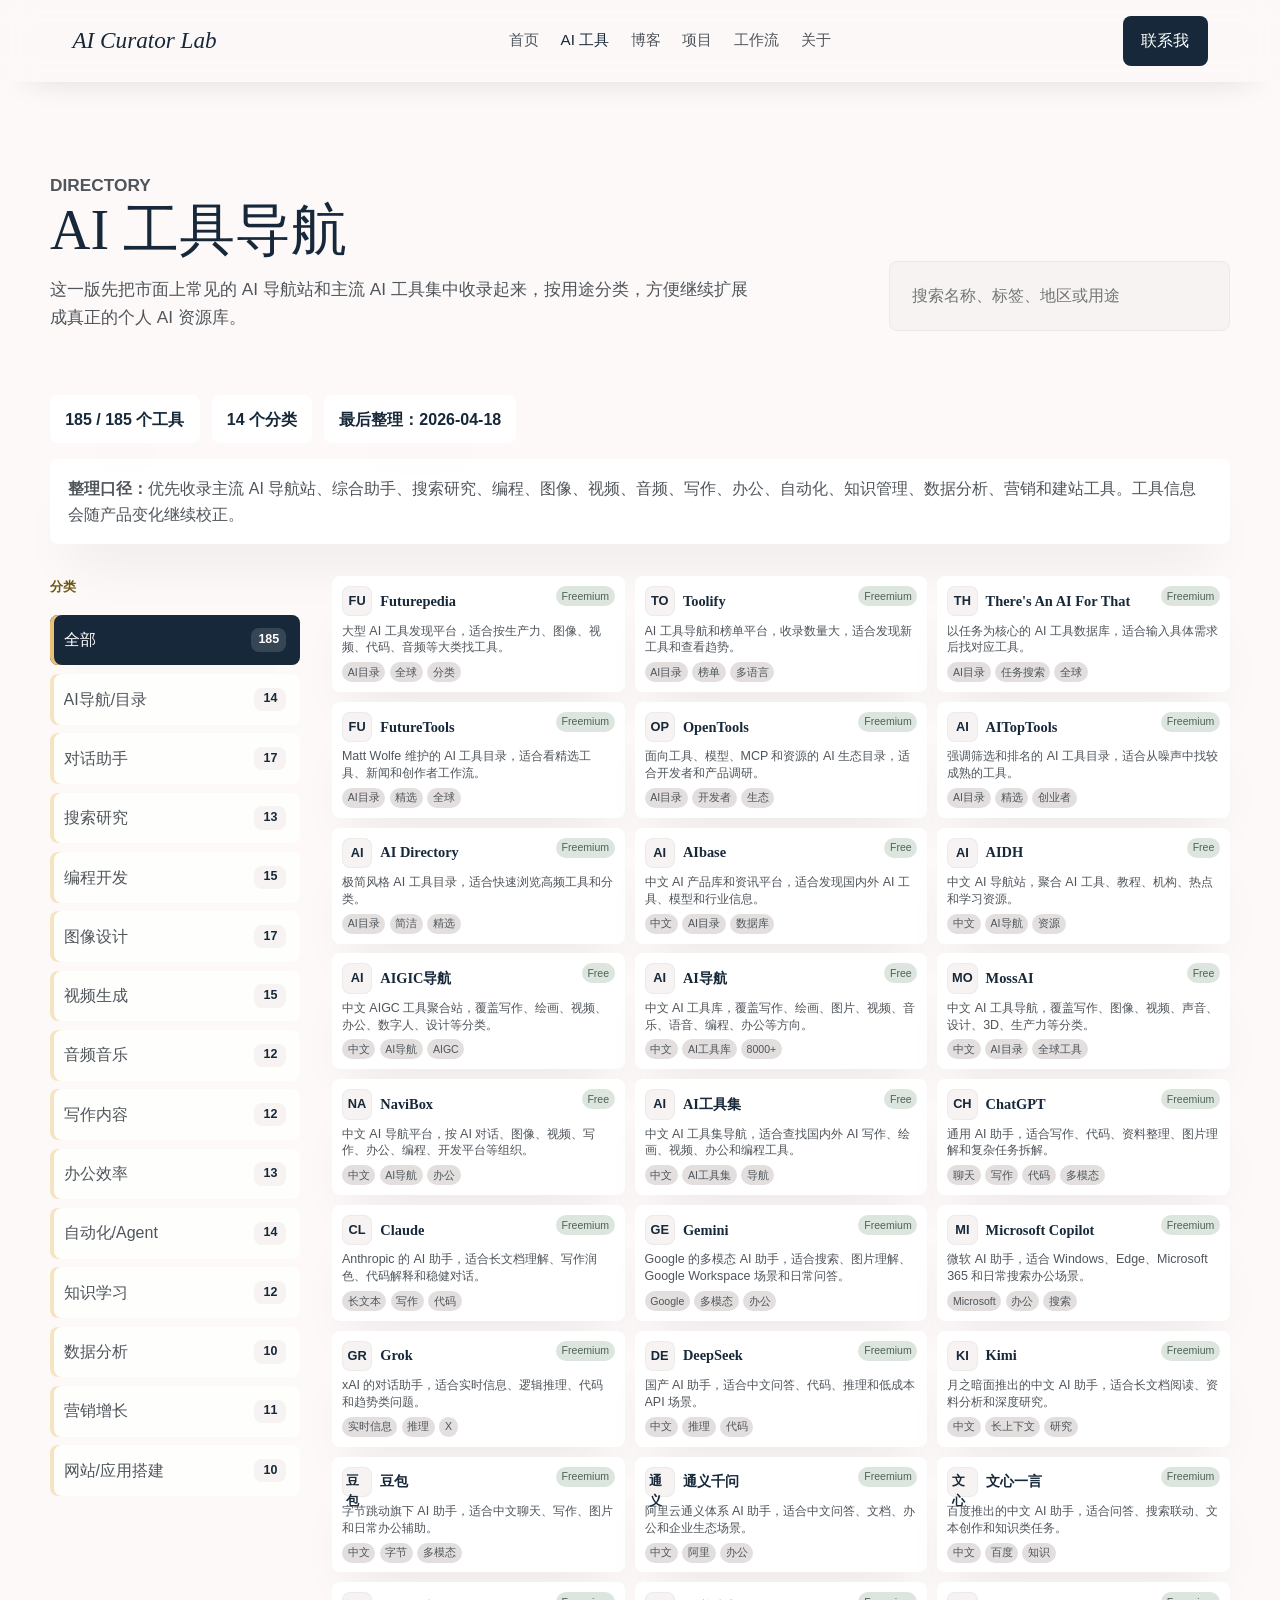
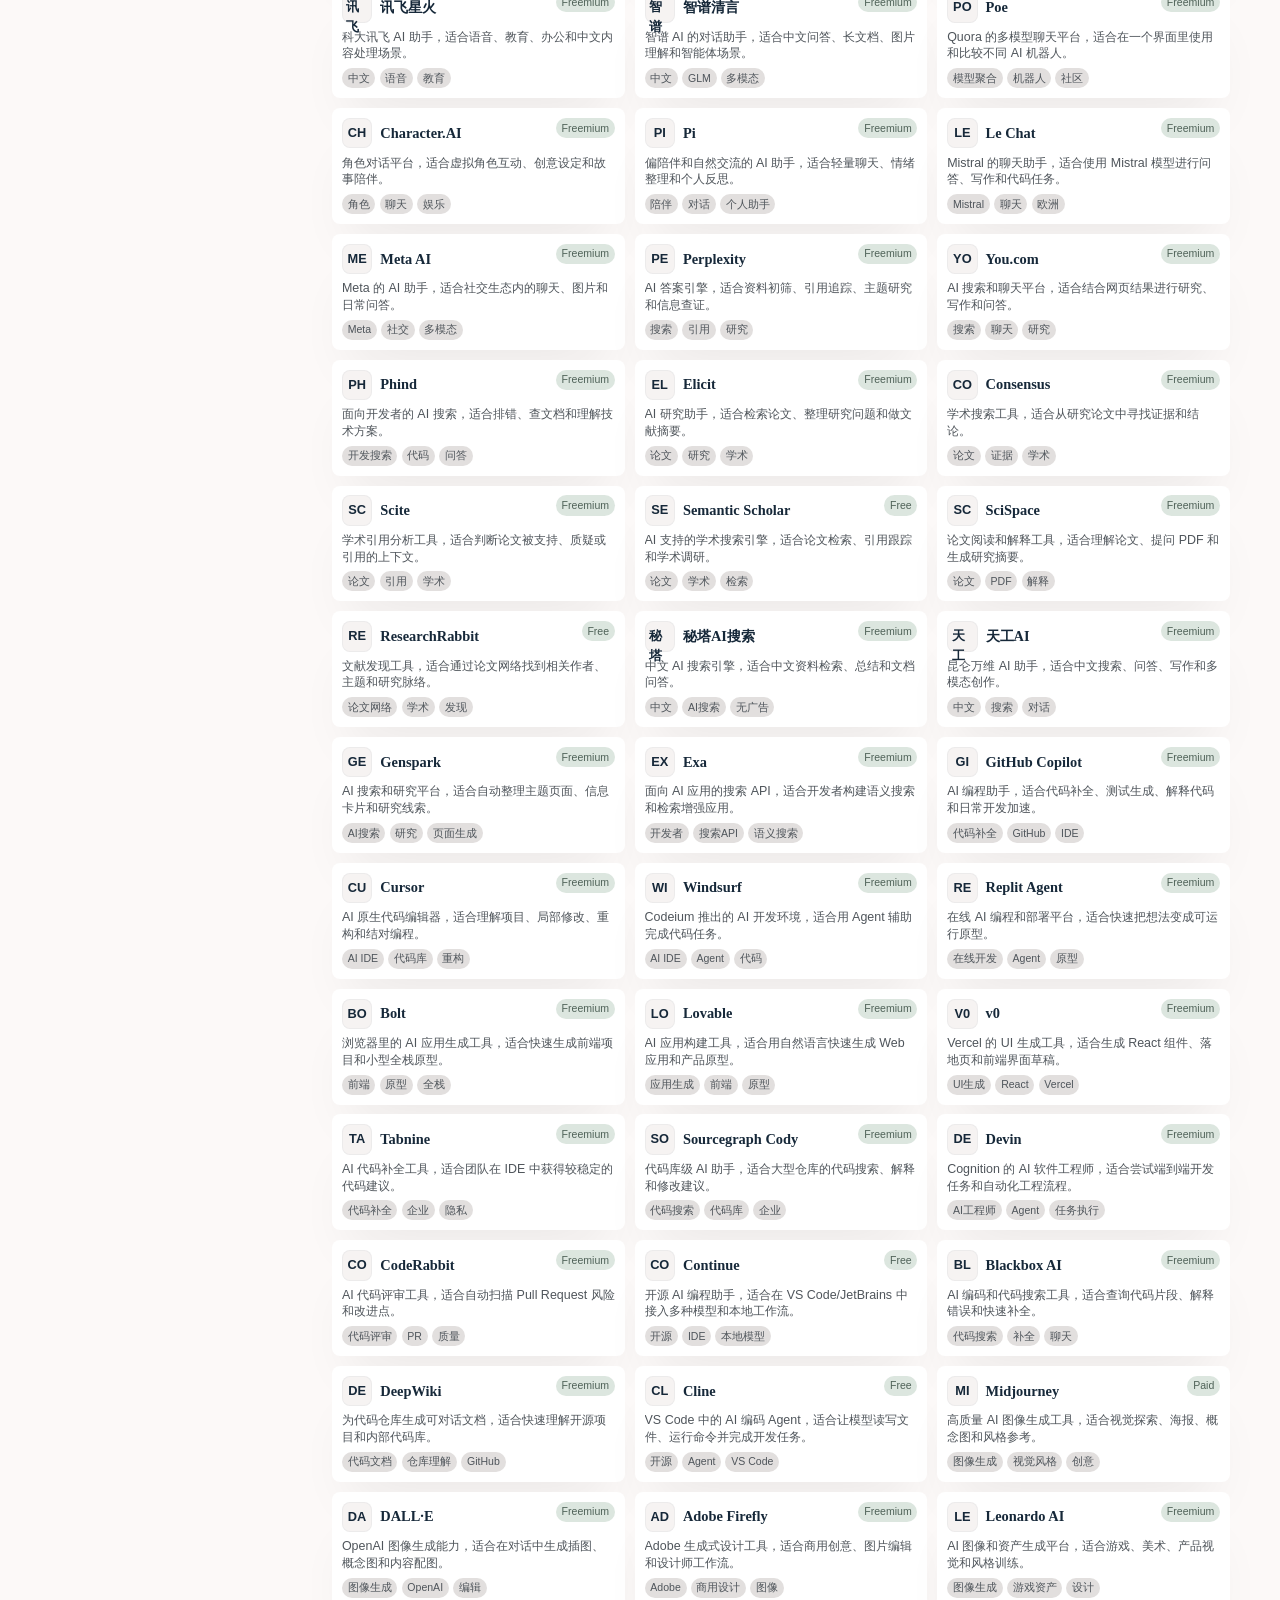
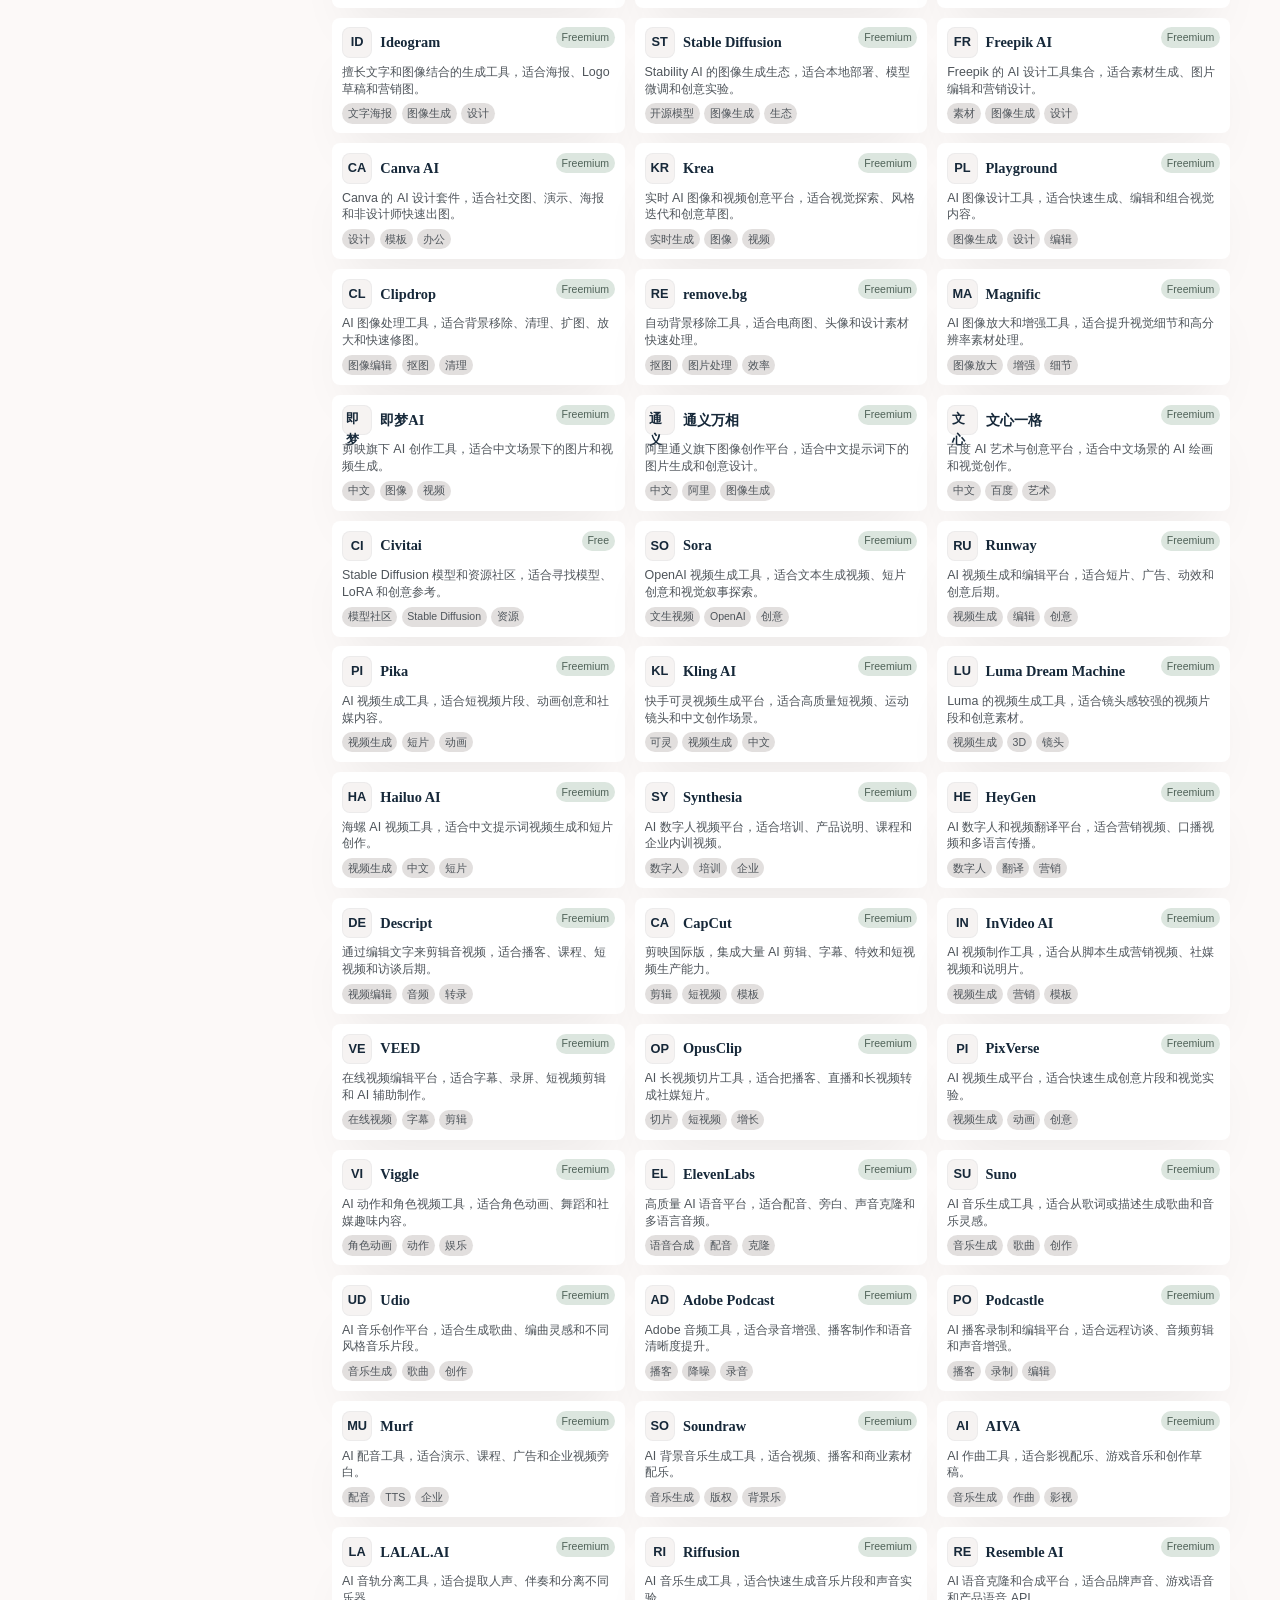
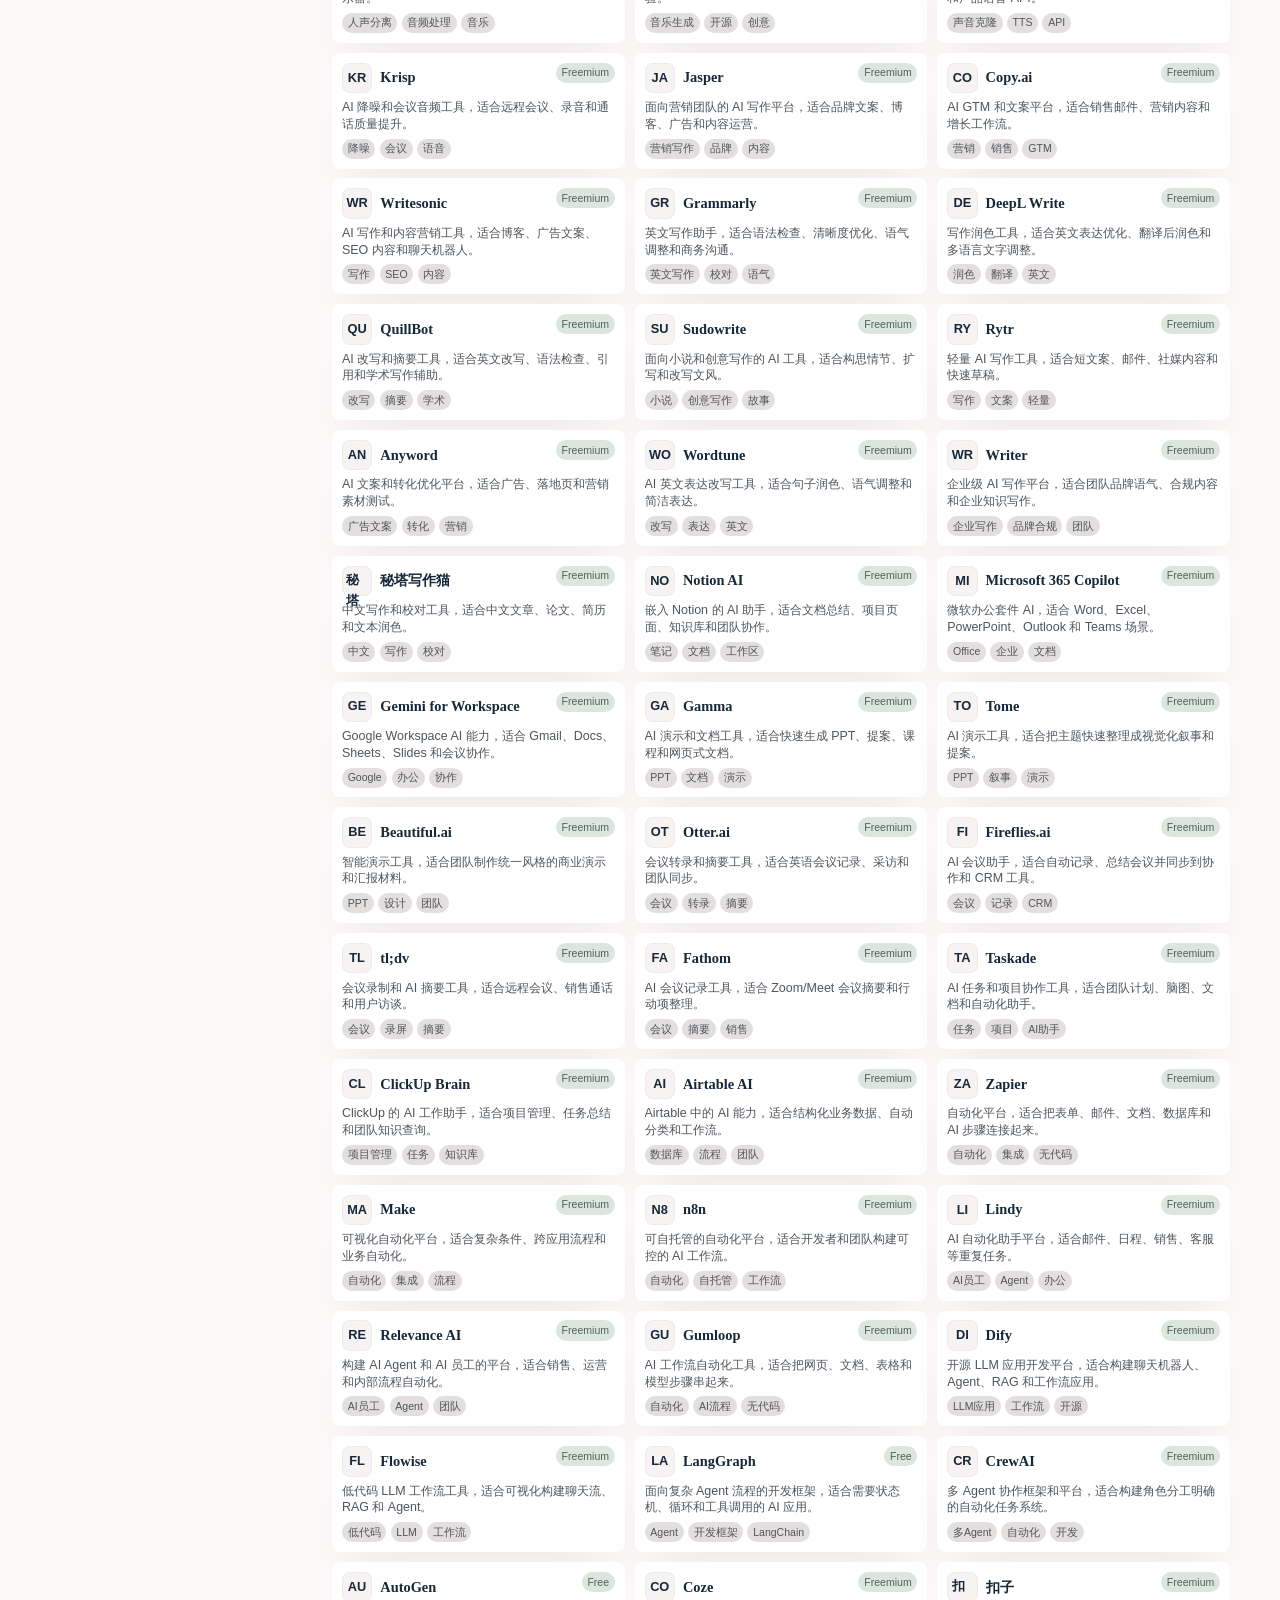
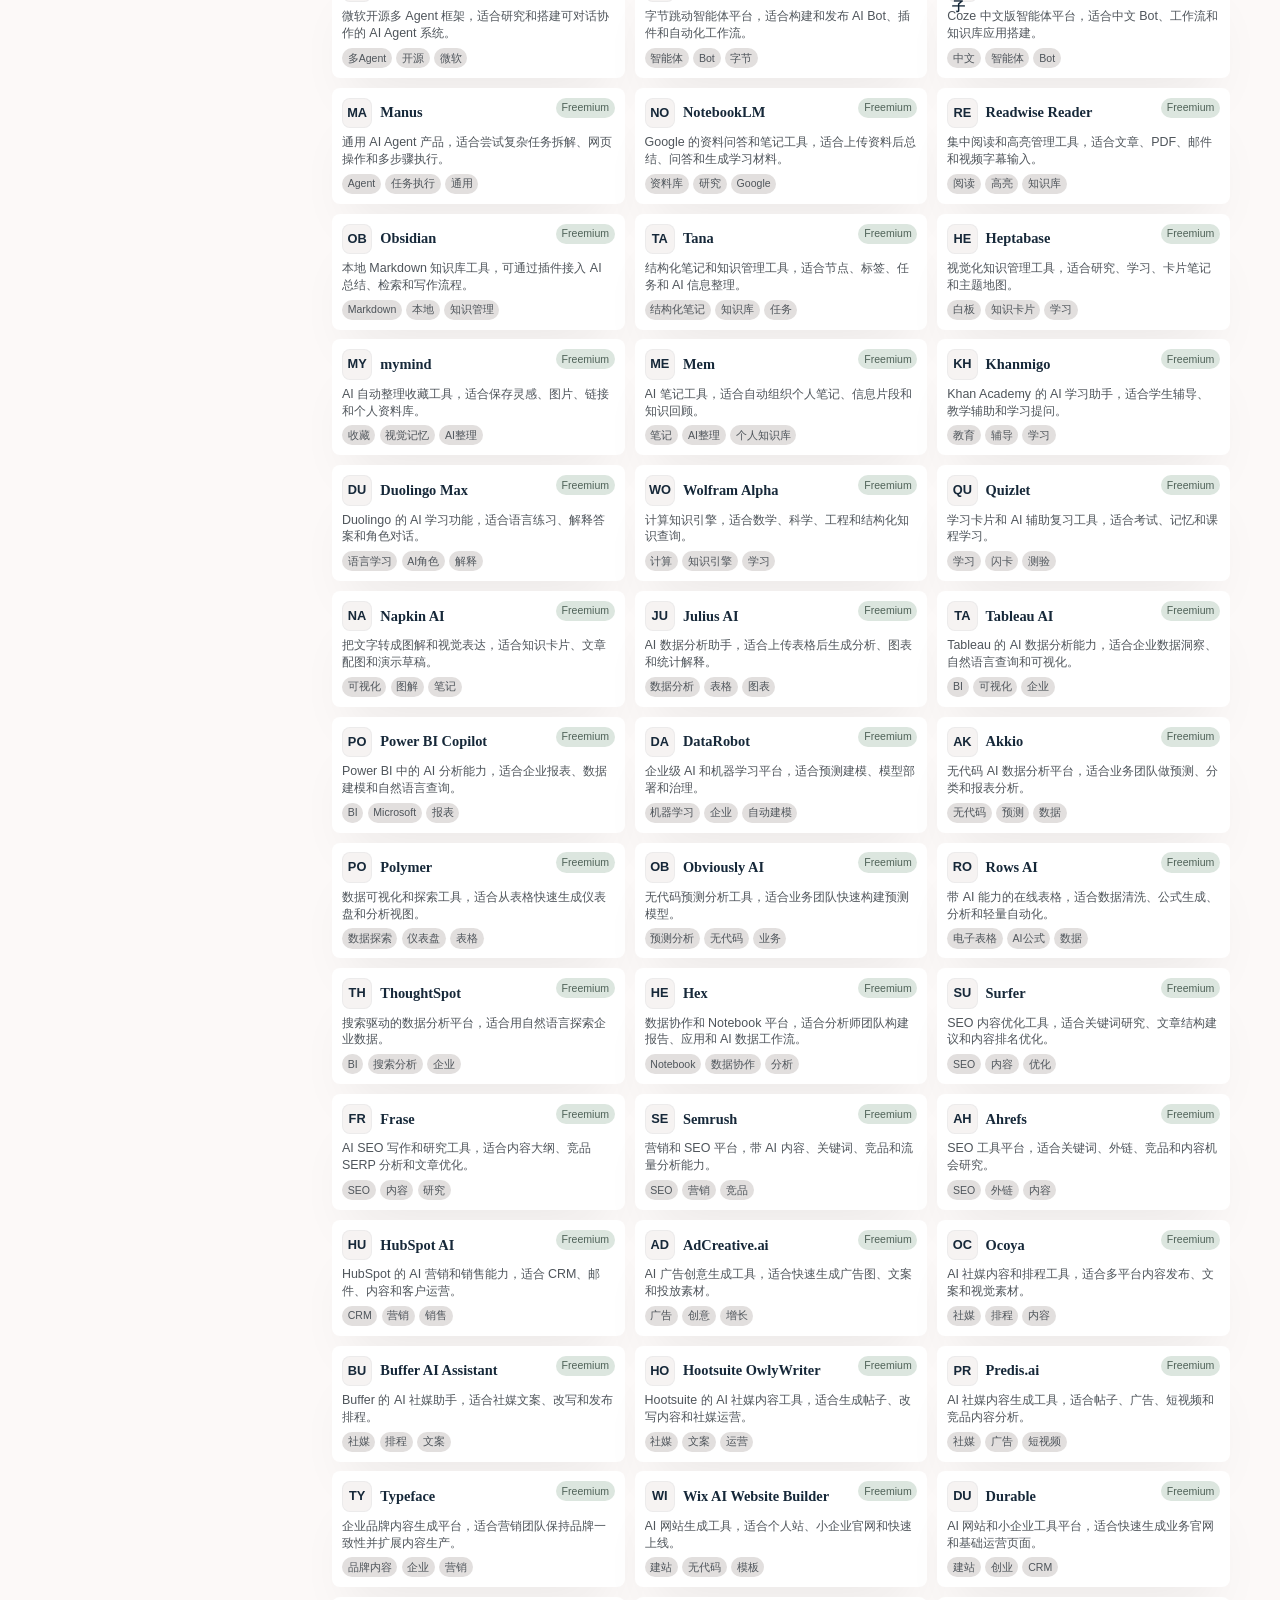
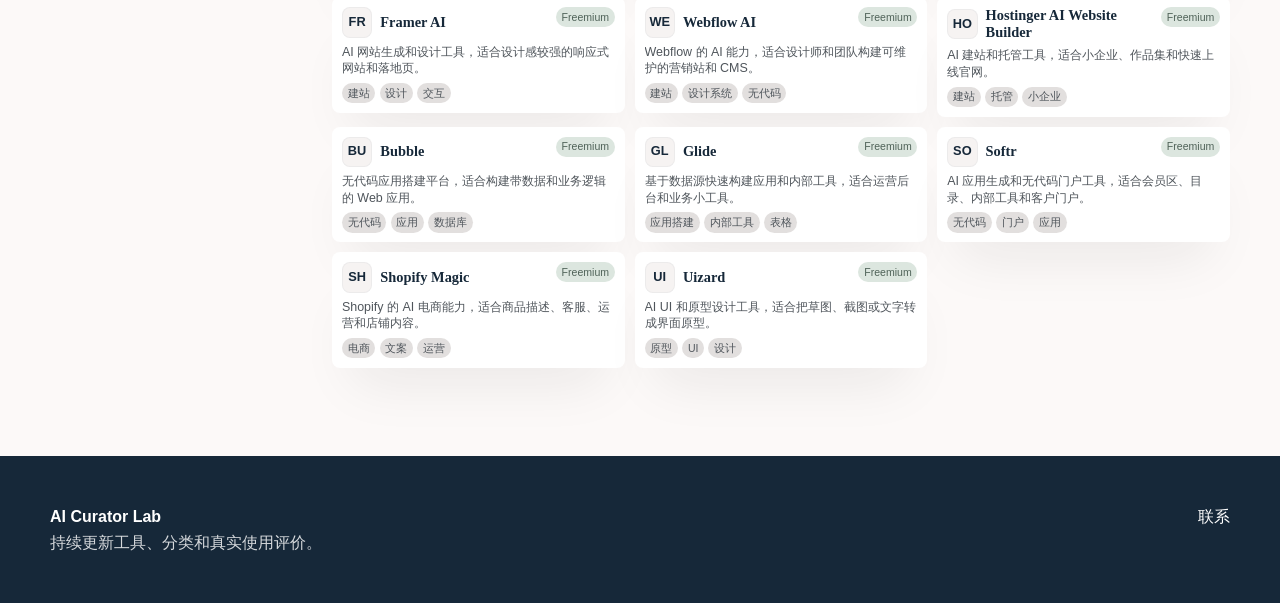
<file: ai-tools/index.html>
<!doctype html>
<html lang="zh-CN">
  <head>
    <meta charset="utf-8">
    <meta name="viewport" content="width=device-width, initial-scale=1">
    <title>AI 工具导航 | AI Curator Lab</title>
    <meta name="description" content="按 AI 导航、对话助手、搜索研究、编程开发、图像设计、视频生成、音频音乐、写作内容、办公效率、自动化 Agent、知识学习、数据分析、营销增长、网站应用搭建分类整理 AI 工具。">
    <link rel="stylesheet" href="../assets/styles.css">
    <script defer src="../assets/ai-tools-data.js"></script>
    <script defer src="../assets/ai-tools-page.js"></script>
    <script defer src="../assets/site.js"></script>
  </head>
  <body>
    <a class="skip-link" href="#main">跳到主要内容</a>
    <header class="site-header">
      <nav class="nav-wrap" aria-label="主导航">
        <a class="brand" href="../index.html">AI Curator Lab</a>
        <ul class="nav-list">
          <li><a href="../index.html">首页</a></li>
          <li><a aria-current="page" href="../ai-tools/index.html">AI 工具</a></li>
          <li><a href="../blog/index.html">博客</a></li>
          <li><a href="../projects/index.html">项目</a></li>
          <li><a href="../workflows/index.html">工作流</a></li>
          <li><a href="../about/index.html">关于</a></li>
        </ul>
        <a class="header-action" href="../about/index.html#contact">联系我</a>
        <button class="menu-toggle" type="button" aria-label="打开导航" aria-expanded="false" data-menu-toggle><span></span><span></span><span></span></button>
      </nav>
      <div class="mobile-menu" hidden data-mobile-menu>
        <a href="../index.html">首页</a>
        <a href="../ai-tools/index.html">AI 工具</a>
        <a href="../blog/index.html">博客</a>
        <a href="../projects/index.html">项目</a>
        <a href="../workflows/index.html">工作流</a>
        <a href="../about/index.html">关于</a>
      </div>
    </header>

    <main id="main" class="page-shell">
      <header class="page-hero">
        <div>
          <p class="kicker">Directory</p>
          <h1>AI 工具导航</h1>
          <p>这一版先把市面上常见的 AI 导航站和主流 AI 工具集中收录起来，按用途分类，方便继续扩展成真正的个人 AI 资源库。</p>
        </div>
        <label class="search-panel">
          <span class="sr-only">搜索工具</span>
          <input id="toolSearch" type="search" placeholder="搜索名称、标签、地区或用途">
        </label>
      </header>

      <section class="page-content">
        <div class="stat-strip" aria-label="工具库统计">
          <span id="toolCount">正在载入工具...</span>
          <span id="categoryCount">正在载入分类...</span>
          <span>最后整理：2026-04-18</span>
        </div>

        <div class="source-note">
          <strong>整理口径：</strong>优先收录主流 AI 导航站、综合助手、搜索研究、编程、图像、视频、音频、写作、办公、自动化、知识管理、数据分析、营销和建站工具。工具信息会随产品变化继续校正。
        </div>
      </section>

      <div class="page-content directory-layout">
        <aside class="sidebar" aria-label="工具分类">
          <h2 class="sidebar-title">分类</h2>
          <div class="filters" id="categoryFilters"></div>
        </aside>

        <section aria-label="AI 工具列表">
          <div class="tool-grid" id="toolGrid"></div>
          <p class="empty-state" id="toolEmpty">没有匹配的工具，换个关键词或分类试试。</p>
        </section>
      </div>
    </main>

    <footer class="footer">
      <div class="footer-inner">
        <div><strong>AI Curator Lab</strong><br>持续更新工具、分类和真实使用评价。</div>
        <div><a href="../about/index.html#contact">联系</a></div>
      </div>
    </footer>
  </body>
</html>
</file>
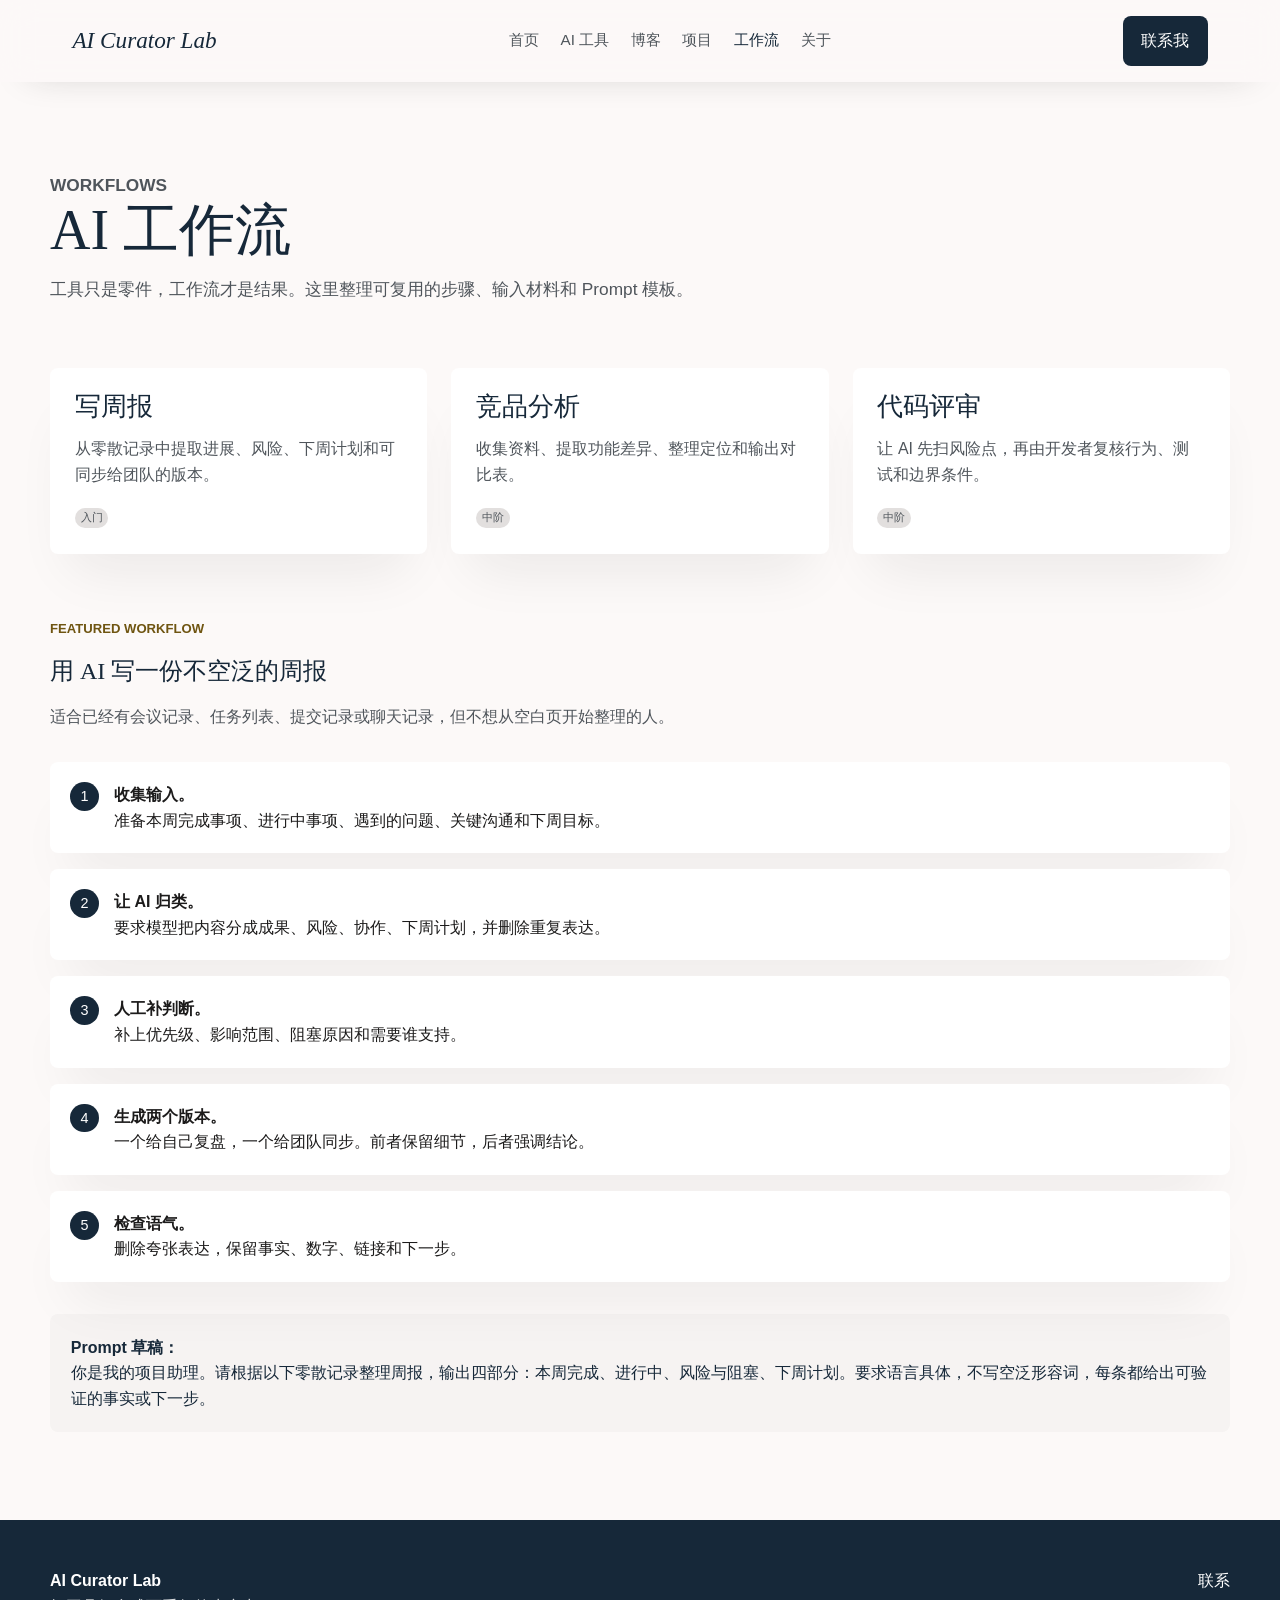
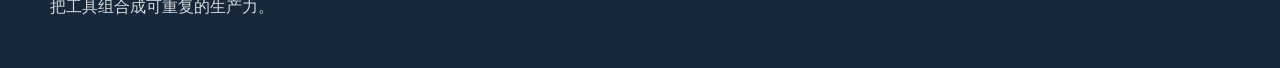
<file: workflows/index.html>
<!doctype html>
<html lang="zh-CN">
  <head>
    <meta charset="utf-8">
    <meta name="viewport" content="width=device-width, initial-scale=1">
    <title>AI 工作流 | AI Curator Lab</title>
    <meta name="description" content="整理可复用的 AI 工作流和 Prompt 方法。">
    <link rel="stylesheet" href="../assets/styles.css">
    <script defer src="../assets/site.js"></script>
  </head>
  <body>
    <a class="skip-link" href="#main">跳到主要内容</a>
    <header class="site-header">
      <nav class="nav-wrap" aria-label="主导航">
        <a class="brand" href="../index.html">AI Curator Lab</a>
        <ul class="nav-list">
          <li><a href="../index.html">首页</a></li>
          <li><a href="../ai-tools/index.html">AI 工具</a></li>
          <li><a href="../blog/index.html">博客</a></li>
          <li><a href="../projects/index.html">项目</a></li>
          <li><a aria-current="page" href="../workflows/index.html">工作流</a></li>
          <li><a href="../about/index.html">关于</a></li>
        </ul>
        <a class="header-action" href="../about/index.html#contact">联系我</a>
        <button class="menu-toggle" type="button" aria-label="打开导航" aria-expanded="false" data-menu-toggle><span></span><span></span><span></span></button>
      </nav>
      <div class="mobile-menu" hidden data-mobile-menu>
        <a href="../index.html">首页</a>
        <a href="../ai-tools/index.html">AI 工具</a>
        <a href="../blog/index.html">博客</a>
        <a href="../projects/index.html">项目</a>
        <a href="../workflows/index.html">工作流</a>
        <a href="../about/index.html">关于</a>
      </div>
    </header>

    <main id="main" class="page-shell">
      <header class="page-hero">
        <div>
          <p class="kicker">Workflows</p>
          <h1>AI 工作流</h1>
          <p>工具只是零件，工作流才是结果。这里整理可复用的步骤、输入材料和 Prompt 模板。</p>
        </div>
      </header>

      <section class="page-content">
        <div class="grid-3" style="margin-bottom: 4rem;">
          <article class="workflow-card"><h2 class="feature-title">写周报</h2><p>从零散记录中提取进展、风险、下周计划和可同步给团队的版本。</p><span class="chip">入门</span></article>
          <article class="workflow-card"><h2 class="feature-title">竞品分析</h2><p>收集资料、提取功能差异、整理定位和输出对比表。</p><span class="chip">中阶</span></article>
          <article class="workflow-card"><h2 class="feature-title">代码评审</h2><p>让 AI 先扫风险点，再由开发者复核行为、测试和边界条件。</p><span class="chip">中阶</span></article>
        </div>

        <article>
          <p class="kicker">Featured Workflow</p>
          <h2 class="detail-heading">用 AI 写一份不空泛的周报</h2>
          <p style="max-width: 760px; color: var(--muted);">适合已经有会议记录、任务列表、提交记录或聊天记录，但不想从空白页开始整理的人。</p>

          <ol class="workflow-steps" style="margin-top: 2rem;">
            <li><strong>收集输入。</strong><br>准备本周完成事项、进行中事项、遇到的问题、关键沟通和下周目标。</li>
            <li><strong>让 AI 归类。</strong><br>要求模型把内容分成成果、风险、协作、下周计划，并删除重复表达。</li>
            <li><strong>人工补判断。</strong><br>补上优先级、影响范围、阻塞原因和需要谁支持。</li>
            <li><strong>生成两个版本。</strong><br>一个给自己复盘，一个给团队同步。前者保留细节，后者强调结论。</li>
            <li><strong>检查语气。</strong><br>删除夸张表达，保留事实、数字、链接和下一步。</li>
          </ol>

          <div class="quote-block">
            <strong>Prompt 草稿：</strong><br>
            你是我的项目助理。请根据以下零散记录整理周报，输出四部分：本周完成、进行中、风险与阻塞、下周计划。要求语言具体，不写空泛形容词，每条都给出可验证的事实或下一步。
          </div>
        </article>
      </section>
    </main>

    <footer class="footer"><div class="footer-inner"><div><strong>AI Curator Lab</strong><br>把工具组合成可重复的生产力。</div><div><a href="../about/index.html#contact">联系</a></div></div></footer>
  </body>
</html>
</file>
<file: assets/styles.css>
:root {
  --surface: #fcf9f8;
  --surface-low: #f6f3f2;
  --surface-card: #ffffff;
  --surface-deep: #eae7e7;
  --primary: #162839;
  --primary-soft: #2c3e50;
  --ink: #1c1b1b;
  --muted: #4f555b;
  --quiet: #74777d;
  --gold: #6f5511;
  --gold-soft: #e9c176;
  --sage: #4f6258;
  --sage-soft: #dce6df;
  --chip: #e2dfde;
  --radius: 8px;
  --shadow-ambient: 0 36px 56px -22px rgba(28, 27, 27, 0.08);
  --header-height: 76px;
}

* {
  box-sizing: border-box;
}

html {
  scroll-behavior: smooth;
}

body {
  margin: 0;
  background: var(--surface);
  color: var(--ink);
  font-family: Inter, "PingFang SC", "Microsoft YaHei", Arial, sans-serif;
  line-height: 1.6;
  text-rendering: optimizeLegibility;
  -webkit-font-smoothing: antialiased;
}

img {
  display: block;
  max-width: 100%;
}

a {
  color: inherit;
  text-decoration: none;
}

button,
input,
textarea {
  font: inherit;
}

.skip-link {
  position: absolute;
  left: 1rem;
  top: -5rem;
  z-index: 100;
  background: var(--primary);
  color: #fff;
  padding: 0.65rem 1rem;
  border-radius: var(--radius);
}

.skip-link:focus {
  top: 1rem;
}

.sr-only {
  position: absolute;
  width: 1px;
  height: 1px;
  padding: 0;
  margin: -1px;
  overflow: hidden;
  clip: rect(0, 0, 0, 0);
  white-space: nowrap;
  border: 0;
}

.site-header {
  position: fixed;
  inset: 0 0 auto 0;
  z-index: 50;
  min-height: var(--header-height);
  background: rgba(252, 249, 248, 0.86);
  backdrop-filter: blur(16px);
  box-shadow: 0 18px 36px -30px rgba(28, 27, 27, 0.28);
}

.nav-wrap {
  max-width: 1180px;
  margin: 0 auto;
  padding: 1rem 1.4rem;
  display: flex;
  align-items: center;
  justify-content: space-between;
  gap: 1.2rem;
}

.brand {
  font-family: Georgia, "Noto Serif SC", "Songti SC", serif;
  font-size: 1.45rem;
  font-style: italic;
  color: var(--primary);
  white-space: nowrap;
}

.nav-list {
  display: flex;
  align-items: center;
  gap: 1.35rem;
  padding: 0;
  margin: 0;
  list-style: none;
  color: var(--muted);
  font-size: 0.95rem;
}

.nav-list a {
  padding: 0.45rem 0;
}

.nav-list a[aria-current="page"],
.nav-list a:hover {
  color: var(--primary);
}

.header-action,
.button-primary,
.button-secondary,
.text-link {
  display: inline-flex;
  align-items: center;
  justify-content: center;
  gap: 0.45rem;
  border-radius: var(--radius);
  min-height: 2.7rem;
  cursor: pointer;
}

.header-action,
.button-primary {
  background: var(--primary);
  color: #fff;
  padding: 0.75rem 1.15rem;
}

.button-primary:hover,
.header-action:hover {
  background: var(--primary-soft);
}

.button-secondary {
  color: var(--primary);
  padding: 0.72rem 1.08rem;
  background: rgba(255, 255, 255, 0.42);
  outline: 1px solid rgba(196, 198, 205, 0.34);
  outline-offset: -1px;
}

.button-secondary:hover {
  outline-color: rgba(196, 198, 205, 0.9);
}

.text-link {
  color: var(--gold);
  min-height: auto;
  padding: 0 0 0.16rem;
  border-radius: 0;
  box-shadow: inset 0 -1px 0 rgba(111, 85, 17, 0.32);
}

.menu-toggle {
  display: none;
  background: transparent;
  color: var(--primary);
  border: 0;
  padding: 0.4rem;
  border-radius: var(--radius);
}

.menu-toggle span {
  display: block;
  width: 1.55rem;
  height: 2px;
  background: currentColor;
  margin: 0.3rem 0;
}

.mobile-menu {
  display: none;
  max-width: 1180px;
  margin: 0 auto;
  padding: 0 1.4rem 1rem;
}

.mobile-menu[hidden] {
  display: none;
}

.mobile-menu a {
  display: block;
  padding: 0.8rem 0;
  color: var(--muted);
}

.page-main {
  min-height: 100vh;
}

.hero-home {
  position: relative;
  min-height: 84svh;
  display: flex;
  align-items: flex-end;
  padding: calc(var(--header-height) + 3rem) 1.4rem 5rem;
  color: #fff;
  background: var(--primary);
  isolation: isolate;
}

.hero-home::before {
  content: "";
  position: absolute;
  inset: 0;
  z-index: 1;
  background: linear-gradient(
    90deg,
    rgba(22, 40, 57, 0.12) 0%,
    rgba(22, 40, 57, 0.03) 58%,
    rgba(22, 40, 57, 0.04) 100%
  );
}

.hero-canvas {
  position: absolute;
  inset: 0;
  width: 100%;
  height: 100%;
  z-index: 0;
  display: block;
  pointer-events: none;
  background: var(--primary);
}

.hero-canvas.is-fallback {
  background: var(--primary) url("https://lh3.googleusercontent.com/aida-public/[base64]") center / cover no-repeat;
}

.hero-inner {
  position: relative;
  z-index: 3;
  width: min(1180px, 100%);
  margin: 0 auto;
}

.hero-copy {
  max-width: 760px;
}

.kicker {
  margin: 0 0 1rem;
  color: var(--gold);
  font-size: 0.82rem;
  font-weight: 700;
  text-transform: uppercase;
  letter-spacing: 0;
}

.hero-home .kicker {
  color: var(--gold-soft);
}

.hero-copy h1,
.page-hero h1,
.section-heading h2,
.feature-title,
.article-title,
.project-title,
.detail-heading {
  font-family: Georgia, "Noto Serif SC", "Songti SC", serif;
  color: var(--primary);
  line-height: 1.08;
  font-weight: 500;
}

.hero-copy h1 {
  margin: 0;
  color: #fff;
  font-size: 3.35rem;
  max-width: 840px;
}

.hero-copy p {
  max-width: 680px;
  margin: 1.45rem 0 2rem;
  color: rgba(255, 255, 255, 0.86);
  font-size: 1.08rem;
}

.hero-actions,
.section-actions,
.inline-actions {
  display: flex;
  flex-wrap: wrap;
  gap: 0.8rem;
  align-items: center;
}

.hero-home .button-secondary {
  color: #fff;
  background: rgba(252, 249, 248, 0.08);
  outline-color: rgba(255, 255, 255, 0.22);
}

.hero-home .text-link {
  color: #fff;
  box-shadow: inset 0 -1px 0 rgba(255, 255, 255, 0.45);
}

.section,
.section-band,
.page-shell {
  padding: 5.5rem 1.4rem;
}

.section-band {
  background: var(--surface-low);
}

.content-wrap,
.page-hero,
.page-content {
  width: min(1180px, 100%);
  margin: 0 auto;
}

.page-shell {
  padding-top: calc(var(--header-height) + 5rem);
}

.page-hero {
  display: grid;
  grid-template-columns: minmax(0, 1fr) minmax(280px, 0.44fr);
  gap: 4rem;
  align-items: end;
  padding-bottom: 4rem;
}

.page-hero h1 {
  margin: 0;
  font-size: 3.5rem;
}

.page-hero p {
  max-width: 700px;
  margin: 1rem 0 0;
  color: var(--muted);
  font-size: 1.08rem;
}

.section-heading {
  display: flex;
  align-items: end;
  justify-content: space-between;
  gap: 2rem;
  margin-bottom: 3rem;
}

.section-heading h2 {
  margin: 0;
  font-size: 2.45rem;
}

.section-heading p {
  margin: 0.8rem 0 0;
  max-width: 640px;
  color: var(--muted);
}

.grid-3 {
  display: grid;
  grid-template-columns: repeat(3, minmax(0, 1fr));
  gap: 1.5rem;
}

.grid-2 {
  display: grid;
  grid-template-columns: repeat(2, minmax(0, 1fr));
  gap: 1.5rem;
}

.feature-card,
.tool-card,
.note-card,
.contact-card,
.workflow-card {
  background: var(--surface-card);
  border-radius: var(--radius);
  padding: 1.55rem;
  box-shadow: var(--shadow-ambient);
}

.feature-card {
  min-height: 250px;
  display: flex;
  flex-direction: column;
  justify-content: space-between;
}

.feature-title {
  margin: 0 0 0.75rem;
  font-size: 1.6rem;
}

.feature-card p,
.tool-card p,
.note-card p,
.workflow-card p,
.contact-card p {
  color: var(--muted);
}

.tool-grid {
  display: grid;
  grid-template-columns: repeat(3, minmax(0, 1fr));
  gap: 0.62rem;
  align-items: start;
}

.tool-card {
  min-height: 0;
  display: flex;
  flex-direction: column;
  gap: 0.38rem;
  padding: 0.62rem;
}

.tool-card p {
  margin: 0;
  font-size: 0.78rem;
  line-height: 1.34;
  display: -webkit-box;
  -webkit-line-clamp: 2;
  -webkit-box-orient: vertical;
  overflow: hidden;
}

.tool-head {
  display: flex;
  justify-content: space-between;
  gap: 0.42rem;
  align-items: flex-start;
}

.tool-identity {
  display: flex;
  align-items: center;
  gap: 0.5rem;
  min-width: 0;
}

.tool-title {
  min-width: 0;
}

.tool-logo {
  width: 1.9rem;
  height: 1.9rem;
  flex: 0 0 auto;
  object-fit: contain;
  padding: 0.28rem;
  border-radius: var(--radius);
  background: var(--surface-low);
  box-shadow: inset 0 0 0 1px rgba(196, 198, 205, 0.2);
}

.logo-fallback {
  display: grid;
  place-items: center;
  color: var(--primary);
  font-weight: 800;
  font-size: 0.8rem;
}

.tool-name {
  margin: 0;
  font-family: Georgia, "Noto Serif SC", "Songti SC", serif;
  color: var(--primary);
  font-size: 0.9rem;
  line-height: 1.18;
  overflow-wrap: anywhere;
}

.tool-name a:hover {
  color: var(--gold);
}

.tool-meta,
.article-meta,
.project-meta {
  color: var(--gold);
  font-size: 0.8rem;
  font-weight: 700;
}

.chip-row {
  display: flex;
  flex-wrap: wrap;
  gap: 0.26rem;
}

.chip {
  display: inline-flex;
  align-items: center;
  min-height: 1.25rem;
  padding: 0.1rem 0.36rem;
  border-radius: 999px;
  background: var(--chip);
  color: var(--muted);
  font-size: 0.66rem;
  white-space: nowrap;
}

.chip.sage {
  background: var(--sage-soft);
  color: var(--sage);
}

.filters {
  display: flex;
  flex-wrap: wrap;
  gap: 0.7rem;
  align-items: center;
}

.stat-strip {
  display: flex;
  flex-wrap: wrap;
  gap: 0.75rem;
  margin-bottom: 1rem;
  color: var(--primary);
  font-weight: 700;
}

.stat-strip span,
.source-note {
  background: var(--surface-card);
  border-radius: var(--radius);
  box-shadow: var(--shadow-ambient);
}

.stat-strip span {
  padding: 0.7rem 0.95rem;
}

.source-note {
  margin-bottom: 2rem;
  padding: 1.05rem 1.15rem;
  color: var(--muted);
}

.filter-button {
  border: 0;
  background: transparent;
  color: var(--muted);
  padding: 0.55rem 0.9rem;
  border-radius: var(--radius);
  cursor: pointer;
}

.filter-button:hover,
.filter-button.is-active {
  background: var(--surface-card);
  color: var(--primary);
  box-shadow: var(--shadow-ambient);
}

#categoryFilters {
  display: grid;
  grid-template-columns: 1fr;
  gap: 0.55rem;
}

.category-filter {
  width: 100%;
  min-height: 3rem;
  display: grid;
  grid-template-columns: minmax(0, 1fr) auto;
  align-items: center;
  text-align: left;
  background: rgba(255, 255, 255, 0.72);
  color: var(--muted);
  padding: 0.78rem 0.85rem;
  box-shadow: inset 4px 0 0 rgba(233, 193, 118, 0.44);
}

.category-filter span {
  overflow: hidden;
  text-overflow: ellipsis;
  white-space: nowrap;
}

.category-filter strong {
  min-width: 2rem;
  min-height: 1.45rem;
  display: grid;
  place-items: center;
  padding: 0 0.45rem;
  border-radius: var(--radius);
  background: var(--surface-low);
  color: var(--primary);
  font-size: 0.78rem;
}

.category-filter:hover,
.category-filter.is-active {
  background: var(--primary);
  color: #fff;
  box-shadow: inset 4px 0 0 var(--gold-soft), var(--shadow-ambient);
}

.category-filter:hover strong,
.category-filter.is-active strong {
  background: rgba(255, 255, 255, 0.14);
  color: #fff;
}

.search-panel {
  background: var(--surface-low);
  border-radius: var(--radius);
  padding: 0.75rem;
  outline: 1px solid rgba(196, 198, 205, 0.22);
  outline-offset: -1px;
}

.search-panel:focus-within {
  background: var(--surface-card);
  outline-color: var(--gold-soft);
}

.search-panel input {
  width: 100%;
  border: 0;
  outline: 0;
  background: transparent;
  color: var(--ink);
  padding: 0.65rem 0.7rem;
}

.directory-layout {
  display: grid;
  grid-template-columns: 250px minmax(0, 1fr);
  gap: 2rem;
}

.sidebar {
  position: sticky;
  top: calc(var(--header-height) + 1.5rem);
  align-self: start;
  display: grid;
  gap: 0.7rem;
}

.sidebar-title {
  margin: 0 0 0.4rem;
  color: var(--gold);
  font-size: 0.82rem;
  text-transform: uppercase;
  letter-spacing: 0;
}

.empty-state {
  display: none;
  padding: 2rem;
  background: var(--surface-card);
  border-radius: var(--radius);
  color: var(--muted);
}

.empty-state.is-visible {
  display: block;
}

details {
  margin-top: auto;
}

summary {
  cursor: pointer;
  color: var(--gold);
  font-weight: 700;
}

details ul {
  margin: 0.75rem 0 0;
  padding-left: 1.1rem;
  color: var(--muted);
}

.article-list {
  display: grid;
  gap: 3.8rem;
}

.article-item {
  display: grid;
  grid-template-columns: 180px minmax(0, 1fr);
  gap: 2rem;
}

.article-title {
  margin: 0.25rem 0 0.7rem;
  font-size: 2rem;
}

.article-item p {
  margin: 0;
  color: var(--muted);
}

.feature-story {
  display: grid;
  grid-template-columns: 1.15fr 0.85fr;
  gap: 2rem;
  align-items: center;
  margin-bottom: 5rem;
}

.image-panel {
  border-radius: var(--radius);
  overflow: hidden;
  background: var(--surface-deep);
  box-shadow: var(--shadow-ambient);
}

.image-panel img {
  width: 100%;
  height: 100%;
  min-height: 340px;
  object-fit: cover;
}

.project-list {
  display: grid;
  gap: 5rem;
}

.project-feature {
  display: grid;
  grid-template-columns: 1.15fr 0.85fr;
  gap: 3rem;
  align-items: center;
}

.project-feature:nth-child(even) {
  grid-template-columns: 0.85fr 1.15fr;
}

.project-feature:nth-child(even) .project-image {
  order: 2;
}

.project-title {
  margin: 1rem 0;
  font-size: 2.2rem;
}

.project-copy p {
  color: var(--muted);
}

.status {
  display: inline-flex;
  align-items: center;
  gap: 0.45rem;
  padding: 0.35rem 0.7rem;
  border-radius: 999px;
  background: rgba(255, 255, 255, 0.86);
  color: var(--primary);
  font-size: 0.82rem;
}

.status::before {
  content: "";
  width: 0.45rem;
  height: 0.45rem;
  border-radius: 50%;
  background: var(--sage);
}

.status.building::before {
  background: var(--gold);
}

.workflow-steps {
  counter-reset: step;
  display: grid;
  gap: 1rem;
  margin: 0;
  padding: 0;
  list-style: none;
}

.workflow-steps li {
  counter-increment: step;
  background: var(--surface-card);
  border-radius: var(--radius);
  padding: 1.25rem 1.25rem 1.25rem 4rem;
  position: relative;
  box-shadow: var(--shadow-ambient);
}

.workflow-steps li::before {
  content: counter(step);
  position: absolute;
  left: 1.25rem;
  top: 1.25rem;
  width: 1.8rem;
  height: 1.8rem;
  border-radius: 50%;
  display: grid;
  place-items: center;
  background: var(--primary);
  color: #fff;
  font-size: 0.9rem;
}

.quote-block {
  margin: 2rem 0 0;
  padding: 1.3rem;
  border-radius: var(--radius);
  background: var(--surface-low);
  color: var(--primary);
}

.about-grid {
  display: grid;
  grid-template-columns: 0.9fr 1.1fr;
  gap: 3rem;
  align-items: start;
}

.profile-image {
  aspect-ratio: 4 / 5;
  border-radius: var(--radius);
  overflow: hidden;
  box-shadow: var(--shadow-ambient);
}

.profile-image img {
  width: 100%;
  height: 100%;
  object-fit: cover;
}

.stack-list {
  display: grid;
  grid-template-columns: repeat(2, minmax(0, 1fr));
  gap: 1rem;
  padding: 0;
  margin: 0;
  list-style: none;
}

.stack-list li {
  background: var(--surface-card);
  border-radius: var(--radius);
  padding: 1rem;
  box-shadow: var(--shadow-ambient);
}

.footer {
  background: var(--primary);
  color: rgba(255, 255, 255, 0.82);
  padding: 3rem 1.4rem;
}

.footer-inner {
  width: min(1180px, 100%);
  margin: 0 auto;
  display: flex;
  justify-content: space-between;
  gap: 2rem;
  flex-wrap: wrap;
}

.footer strong {
  color: #fff;
}

.footer a {
  color: #fff;
}

@media (min-width: 880px) {
  .hero-copy h1 {
    font-size: 5.4rem;
  }
}

@media (max-width: 900px) {
  .nav-list,
  .header-action {
    display: none;
  }

  .menu-toggle {
    display: inline-block;
  }

  .mobile-menu.is-open {
    display: block;
  }

  .hero-home {
    min-height: 80svh;
    padding-bottom: 3rem;
  }

  .hero-copy h1,
  .page-hero h1 {
    font-size: 2.8rem;
  }

  .page-hero,
  .directory-layout,
  .feature-story,
  .project-feature,
  .project-feature:nth-child(even),
  .about-grid {
    grid-template-columns: 1fr;
  }

  .project-feature:nth-child(even) .project-image {
    order: initial;
  }

  .sidebar {
    position: static;
  }

  .tool-grid {
    grid-template-columns: repeat(2, minmax(0, 1fr));
  }

  .grid-3,
  .grid-2,
  .stack-list {
    grid-template-columns: 1fr;
  }

  .article-item {
    grid-template-columns: 1fr;
    gap: 0.8rem;
  }

  .section-heading {
    display: block;
  }
}

@media (max-width: 560px) {
  .hero-copy h1,
  .page-hero h1 {
    font-size: 2.35rem;
  }

  .section,
  .section-band,
  .page-shell {
    padding-left: 1rem;
    padding-right: 1rem;
  }

  .hero-home {
    padding-left: 1rem;
    padding-right: 1rem;
  }

  .feature-card,
  .note-card,
  .contact-card,
  .workflow-card {
    padding: 1.2rem;
  }

  .tool-card {
    min-height: 0;
    padding: 0.62rem;
  }
}

@media (max-width: 430px) {
  .tool-grid {
    grid-template-columns: 1fr;
  }
}
</file>
